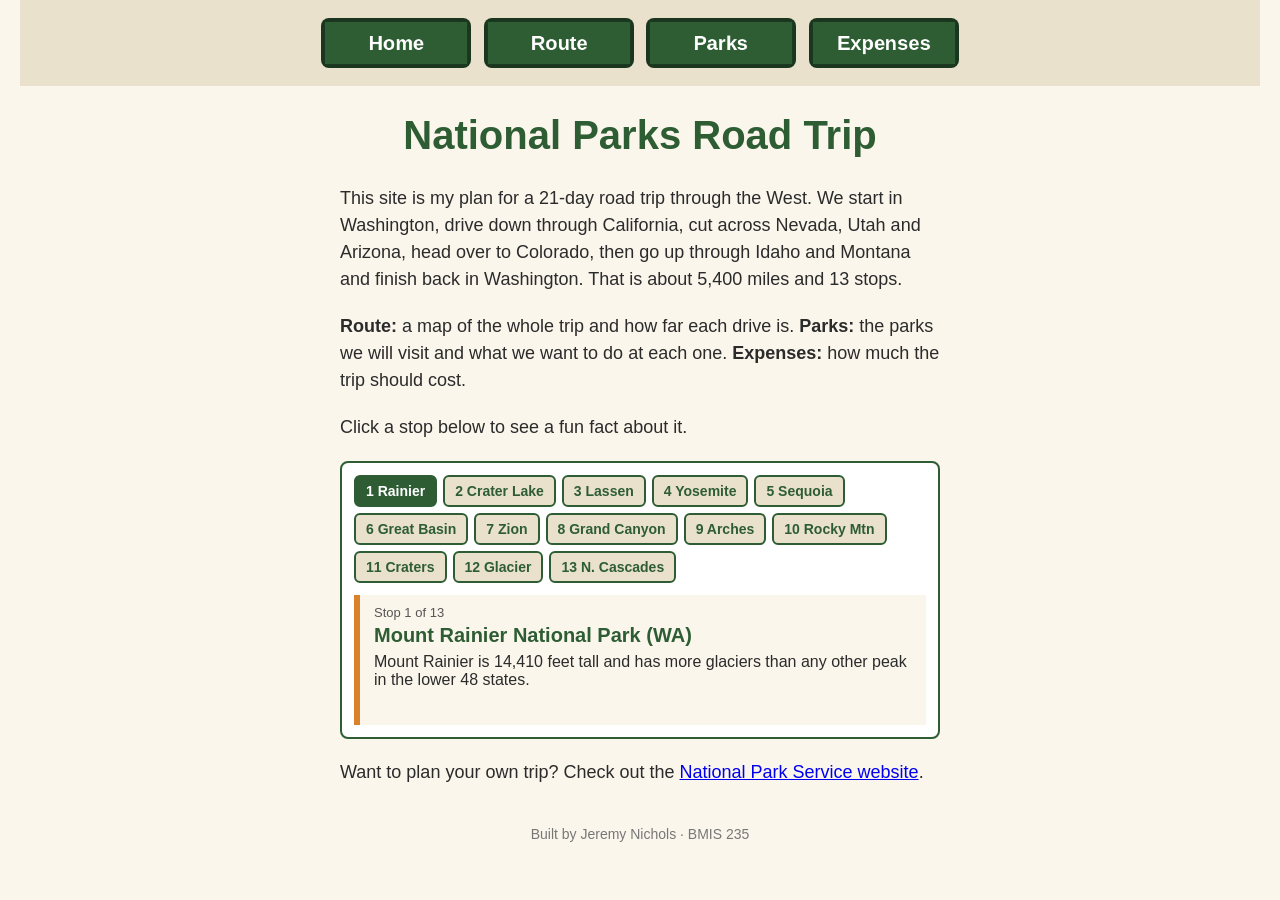
<file: index.html>
<!DOCTYPE html>
<!--
  Author: YOUR NAME
  GU username: YOUR-GU-USERNAME
  Course: BMIS 235 - HTML-3
-->
<html lang="en">
<head>
<meta charset="utf-8">
<meta name="author" content="YOUR NAME">
<title>National Parks Road Trip</title>

<!-- this one line connects the page to the stylesheet -->
<link rel="stylesheet" href="styles.css">
</head>
<body>

<!-- ===== MENU ============================================================
     The menu is four links. Each link wraps an image instead of words.
     Build it once on this page, check that every link works,
     then copy the whole <nav> block and paste it over the menu on the
     other three pages, so every page has the exact same menu.
     ===================================================================== -->
<nav>
    <a href="index.html"><img src="img/home.png" alt="Home"></a>
    <a href="route.html"><img src="img/route.png" alt="Route"></a>
    <a href="parks.html"><img src="img/parks.png" alt="Parks"></a>
    <a href="expenses.html"><img src="img/expenses.png" alt="Expenses"></a>
</nav>

<h1>National Parks Road Trip</h1>
<p>This site is my plan for a 21-day road trip through the West. We start in Washington, drive down through California, cut across Nevada, Utah and Arizona, head over to Colorado, then go up through Idaho and Montana and finish back in Washington. That is about 5,400 miles and 13 stops.</p>
<p><b>Route:</b> a map of the whole trip and how far each drive is. <b>Parks:</b> the parks we will visit and what we want to do at each one. <b>Expenses:</b> how much the trip should cost.</p>
<p>Click a stop below to see a fun fact about it.</p>

<!-- ===== SHOWCASE ======================================================
     This box is empty on purpose. In Part 7 you paste an interactive
     graphic BETWEEN the opening <div> and the closing </div> below.
     ===================================================================== -->
<div class="showcase">
<!-- HTML: a row of buttons (made by the script) and a box that shows the info -->
<div class="stop-buttons" id="stopButtons"></div>
<div class="stop-info" id="stopInfo"></div>

<!-- CSS: every rule starts with .showcase so it only changes this box -->
<style>
    .showcase {
        border: 2px solid #2e5d34;
        border-radius: 8px;
        background-color: #ffffff;
        padding: 12px;
        margin: 20px auto;
        max-width: 600px;
        box-sizing: border-box;
    }
    .showcase .stop-buttons {
        display: flex;
        flex-wrap: wrap;
        gap: 6px;
        margin-bottom: 12px;
    }
    .showcase .stop-btn {
        font-family: Arial, Helvetica, sans-serif;
        font-size: 14px;
        font-weight: bold;
        background-color: #e9e1cc;
        color: #2e5d34;
        border: 2px solid #2e5d34;
        border-radius: 6px;
        padding: 6px 10px;
        cursor: pointer;
    }
    .showcase .stop-btn:hover {
        background-color: #d9822b;
        color: #ffffff;
    }
    .showcase .stop-btn.active {
        background-color: #2e5d34;
        color: #ffffff;
    }
    .showcase .stop-info {
        min-height: 110px;
        background-color: #faf6ec;
        border-left: 6px solid #d9822b;
        padding: 10px 14px;
    }
    .showcase .stop-count {
        font-size: 13px;
        color: #555555;
    }
    .showcase .stop-name {
        font-size: 20px;
        font-weight: bold;
        color: #2e5d34;
        margin: 4px 0;
    }
    .showcase .stop-fact {
        font-size: 16px;
        margin: 6px 0 0 0;
    }
</style>

<!-- JavaScript: builds the buttons and changes the info box when you click one -->
<script>
    var stops = [
        { num: 1, short: "Rainier", name: "Mount Rainier National Park (WA)",
          fact: "Mount Rainier is 14,410 feet tall and has more glaciers than any other peak in the lower 48 states." },
        { num: 2, short: "Crater Lake", name: "Crater Lake National Park (OR)",
          fact: "At 1,943 feet deep, Crater Lake is the deepest lake in the United States." },
        { num: 3, short: "Lassen", name: "Lassen Volcanic National Park (CA)",
          fact: "Lassen is one of the only places in the world that has all four types of volcanoes." },
        { num: 4, short: "Yosemite", name: "Yosemite National Park (CA)",
          fact: "Yosemite Falls drops 2,425 feet, one of the tallest waterfalls in North America." },
        { num: 5, short: "Sequoia", name: "Sequoia & Kings Canyon National Parks (CA)",
          fact: "The General Sherman Tree is the largest tree on Earth by volume." },
        { num: 6, short: "Great Basin", name: "Great Basin National Park (NV)",
          fact: "Great Basin has bristlecone pine trees that are more than 3,000 years old." },
        { num: 7, short: "Zion", name: "Zion National Park (UT)",
          fact: "Zion Canyon is about 15 miles long and up to half a mile deep." },
        { num: 8, short: "Grand Canyon", name: "Grand Canyon National Park (AZ)",
          fact: "The Grand Canyon is 277 miles long and over a mile deep." },
        { num: 9, short: "Arches", name: "Arches National Park (UT)",
          fact: "Arches has more than 2,000 natural stone arches." },
        { num: 10, short: "Rocky Mtn", name: "Rocky Mountain National Park (CO)",
          fact: "Trail Ridge Road climbs to over 12,000 feet, so we will be driving above the treeline." },
        { num: 11, short: "Craters", name: "Craters of the Moon National Monument (ID)",
          fact: "Astronauts trained here in 1969 because the lava fields look like the moon." },
        { num: 12, short: "Glacier", name: "Glacier National Park (MT)",
          fact: "Glacier has more than 700 miles of hiking trails." },
        { num: 13, short: "N. Cascades", name: "North Cascades National Park (WA)",
          fact: "North Cascades has more than 300 glaciers." }
    ];

    var buttonBox = document.getElementById("stopButtons");
    var infoBox = document.getElementById("stopInfo");

    function showStop(index) {
        var s = stops[index];
        var buttons = buttonBox.getElementsByTagName("button");
        for (var i = 0; i < buttons.length; i++) {
            buttons[i].className = "stop-btn";
        }
        buttons[index].className = "stop-btn active";

        infoBox.innerHTML = "";
        var count = document.createElement("div");
        count.className = "stop-count";
        count.textContent = "Stop " + s.num + " of 13";
        var name = document.createElement("div");
        name.className = "stop-name";
        name.textContent = s.name;
        var fact = document.createElement("div");
        fact.className = "stop-fact";
        fact.textContent = s.fact;
        infoBox.appendChild(count);
        infoBox.appendChild(name);
        infoBox.appendChild(fact);
    }

    for (var i = 0; i < stops.length; i++) {
        var btn = document.createElement("button");
        btn.className = "stop-btn";
        btn.textContent = stops[i].num + " " + stops[i].short;
        btn.setAttribute("data-index", i);
        btn.onclick = function () {
            showStop(Number(this.getAttribute("data-index")));
        };
        buttonBox.appendChild(btn);
    }

    showStop(0);
</script>
</div>

<p>Want to plan your own trip? Check out the <a href="https://www.nps.gov">National Park Service website</a>.
<!-- Footer: fill in your name -->
<footer>Built by Jeremy Nichols &middot; BMIS 235</footer>

</body>
</html>
</file>
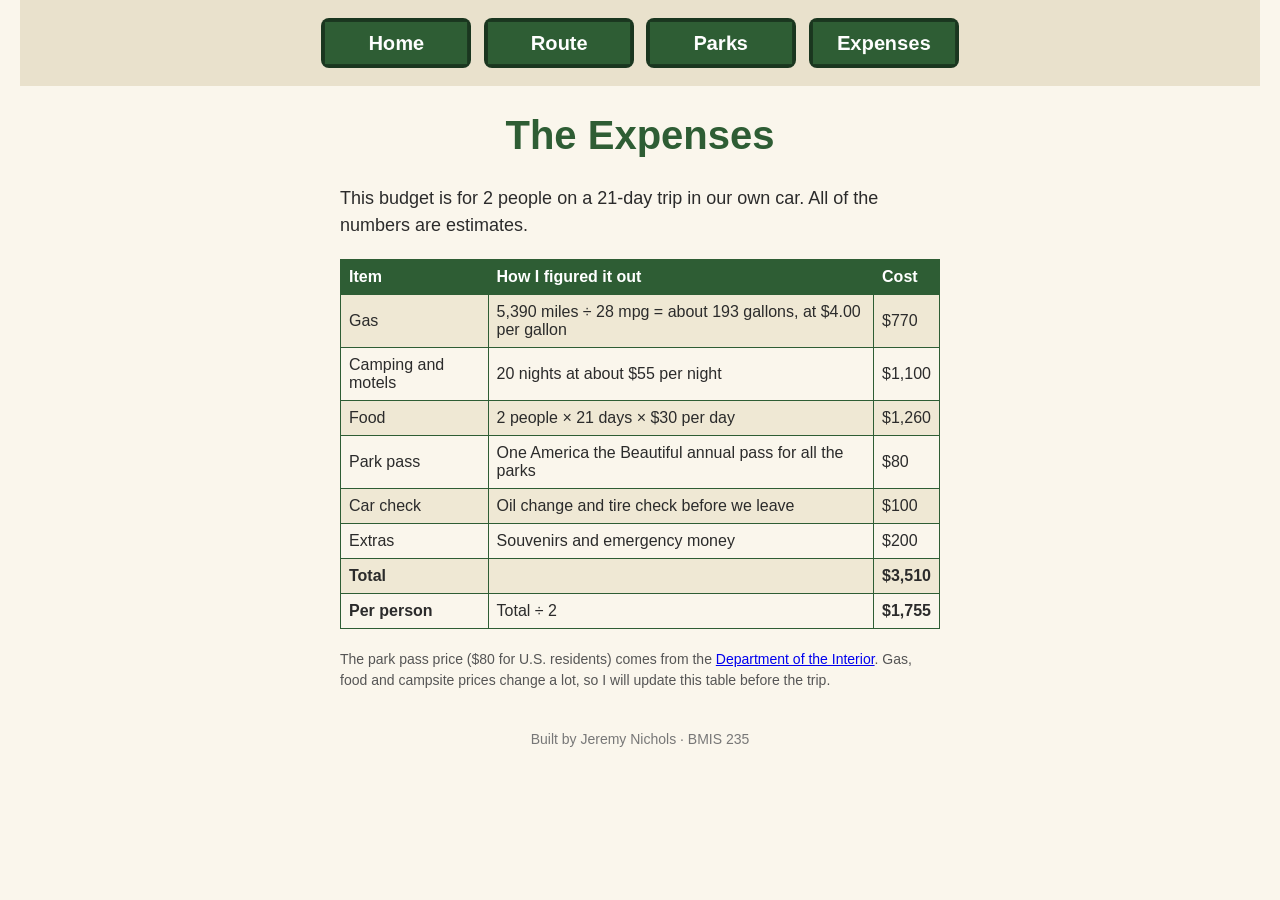
<file: expenses.html>
<!DOCTYPE html>
<!--
  Author: YOUR NAME
  GU username: YOUR-GU-USERNAME
  Course: BMIS 235 - HTML-3
-->
<html lang="en">
<head>
<meta charset="utf-8">
<meta name="author" content="YOUR NAME">
<title>Expenses</title>

<!-- this one line connects the page to the stylesheet -->
<link rel="stylesheet" href="styles.css">
</head>
<body>

<!-- ===== MENU ============================================================
     The menu is four links. Each link wraps an image instead of words.
     Build it once on this page, check that every link works,
     then copy the whole <nav> block and paste it over the menu on the
     other three pages, so every page has the exact same menu.
     ===================================================================== -->
<nav>
    <a href="index.html"><img src="img/home.png" alt="Home"></a>
    <a href="route.html"><img src="img/route.png" alt="Route"></a>
    <a href="parks.html"><img src="img/parks.png" alt="Parks"></a>
    <a href="expenses.html"><img src="img/expenses.png" alt="Expenses"></a>
</nav>

<h1>The Expenses</h1>
<p>This budget is for 2 people on a 21-day trip in our own car. All of the numbers are estimates.</p>

<table>
    <tr>
        <th>Item</th>
        <th>How I figured it out</th>
        <th>Cost</th>
    </tr>
    <tr><td>Gas</td><td>5,390 miles ÷ 28 mpg = about 193 gallons, at $4.00 per gallon</td><td>$770</td></tr>
    <tr><td>Camping and motels</td><td>20 nights at about $55 per night</td><td>$1,100</td></tr>
    <tr><td>Food</td><td>2 people × 21 days × $30 per day</td><td>$1,260</td></tr>
    <tr><td>Park pass</td><td>One America the Beautiful annual pass for all the parks</td><td>$80</td></tr>
    <tr><td>Car check</td><td>Oil change and tire check before we leave</td><td>$100</td></tr>
    <tr><td>Extras</td><td>Souvenirs and emergency money</td><td>$200</td></tr>
    <tr><td><b>Total</b></td><td></td><td><b>$3,510</b></td></tr>
    <tr><td><b>Per person</b></td><td>Total ÷ 2</td><td><b>$1,755</b></td></tr>
</table>

<p class="note">The park pass price ($80 for U.S. residents) comes from the <a href="https://www.doi.gov/node/64056">Department of the Interior</a>. Gas, food and campsite prices change a lot, so I will update this table before the trip.</p>

<!-- Footer: fill in your name -->
<footer>Built by Jeremy Nichols &middot; BMIS 235</footer>

</body>
</html>
</file>
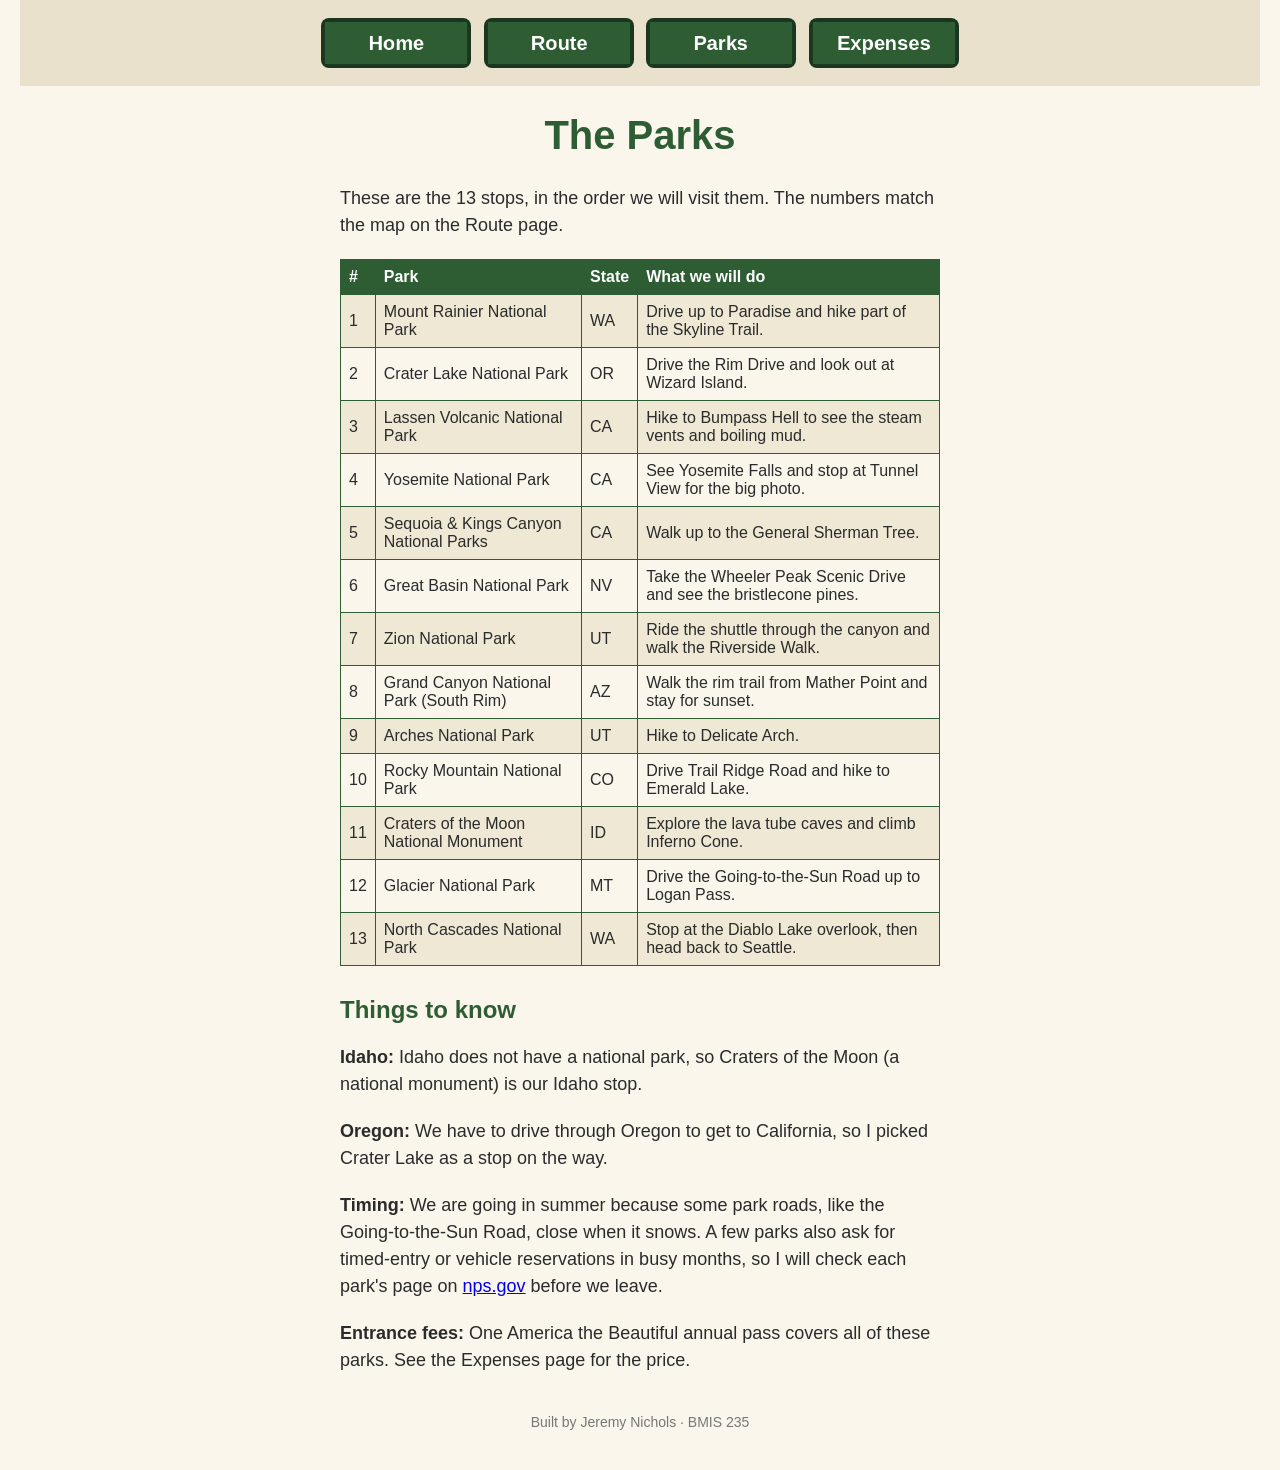
<file: parks.html>
<!DOCTYPE html>
<!--
  Author: YOUR NAME
  GU username: YOUR-GU-USERNAME
  Course: BMIS 235 - HTML-3
-->
<html lang="en">
<head>
<meta charset="utf-8">
<meta name="author" content="YOUR NAME">
<title>Parks</title>

<!-- this one line connects the page to the stylesheet -->
<link rel="stylesheet" href="styles.css">
</head>
<body>

<!-- ===== MENU ============================================================
     The menu is four links. Each link wraps an image instead of words.
     Build it once on this page, check that every link works,
     then copy the whole <nav> block and paste it over the menu on the
     other three pages, so every page has the exact same menu.
     ===================================================================== -->
<nav>
    <a href="index.html"><img src="img/home.png" alt="Home"></a>
    <a href="route.html"><img src="img/route.png" alt="Route"></a>
    <a href="parks.html"><img src="img/parks.png" alt="Parks"></a>
    <a href="expenses.html"><img src="img/expenses.png" alt="Expenses"></a>
</nav>

<h1>The Parks</h1>
<p>These are the 13 stops, in the order we will visit them. The numbers match the map on the Route page.</p>

<table>
    <tr>
        <th>#</th>
        <th>Park</th>
        <th>State</th>
        <th>What we will do</th>
    </tr>
    <tr><td>1</td><td>Mount Rainier National Park</td><td>WA</td><td>Drive up to Paradise and hike part of the Skyline Trail.</td></tr>
    <tr><td>2</td><td>Crater Lake National Park</td><td>OR</td><td>Drive the Rim Drive and look out at Wizard Island.</td></tr>
    <tr><td>3</td><td>Lassen Volcanic National Park</td><td>CA</td><td>Hike to Bumpass Hell to see the steam vents and boiling mud.</td></tr>
    <tr><td>4</td><td>Yosemite National Park</td><td>CA</td><td>See Yosemite Falls and stop at Tunnel View for the big photo.</td></tr>
    <tr><td>5</td><td>Sequoia &amp; Kings Canyon National Parks</td><td>CA</td><td>Walk up to the General Sherman Tree.</td></tr>
    <tr><td>6</td><td>Great Basin National Park</td><td>NV</td><td>Take the Wheeler Peak Scenic Drive and see the bristlecone pines.</td></tr>
    <tr><td>7</td><td>Zion National Park</td><td>UT</td><td>Ride the shuttle through the canyon and walk the Riverside Walk.</td></tr>
    <tr><td>8</td><td>Grand Canyon National Park (South Rim)</td><td>AZ</td><td>Walk the rim trail from Mather Point and stay for sunset.</td></tr>
    <tr><td>9</td><td>Arches National Park</td><td>UT</td><td>Hike to Delicate Arch.</td></tr>
    <tr><td>10</td><td>Rocky Mountain National Park</td><td>CO</td><td>Drive Trail Ridge Road and hike to Emerald Lake.</td></tr>
    <tr><td>11</td><td>Craters of the Moon National Monument</td><td>ID</td><td>Explore the lava tube caves and climb Inferno Cone.</td></tr>
    <tr><td>12</td><td>Glacier National Park</td><td>MT</td><td>Drive the Going-to-the-Sun Road up to Logan Pass.</td></tr>
    <tr><td>13</td><td>North Cascades National Park</td><td>WA</td><td>Stop at the Diablo Lake overlook, then head back to Seattle.</td></tr>
</table>

<h2>Things to know</h2>
<p><b>Idaho:</b> Idaho does not have a national park, so Craters of the Moon (a national monument) is our Idaho stop.</p>
<p><b>Oregon:</b> We have to drive through Oregon to get to California, so I picked Crater Lake as a stop on the way.</p>
<p><b>Timing:</b> We are going in summer because some park roads, like the Going-to-the-Sun Road, close when it snows. A few parks also ask for timed-entry or vehicle reservations in busy months, so I will check each park's page on <a href="https://www.nps.gov">nps.gov</a> before we leave.</p>
<p><b>Entrance fees:</b> One America the Beautiful annual pass covers all of these parks. See the Expenses page for the price.</p>

<!-- Footer: fill in your name -->
<footer>Built by Jeremy Nichols &middot; BMIS 235</footer>

</body>
</html>
</file>
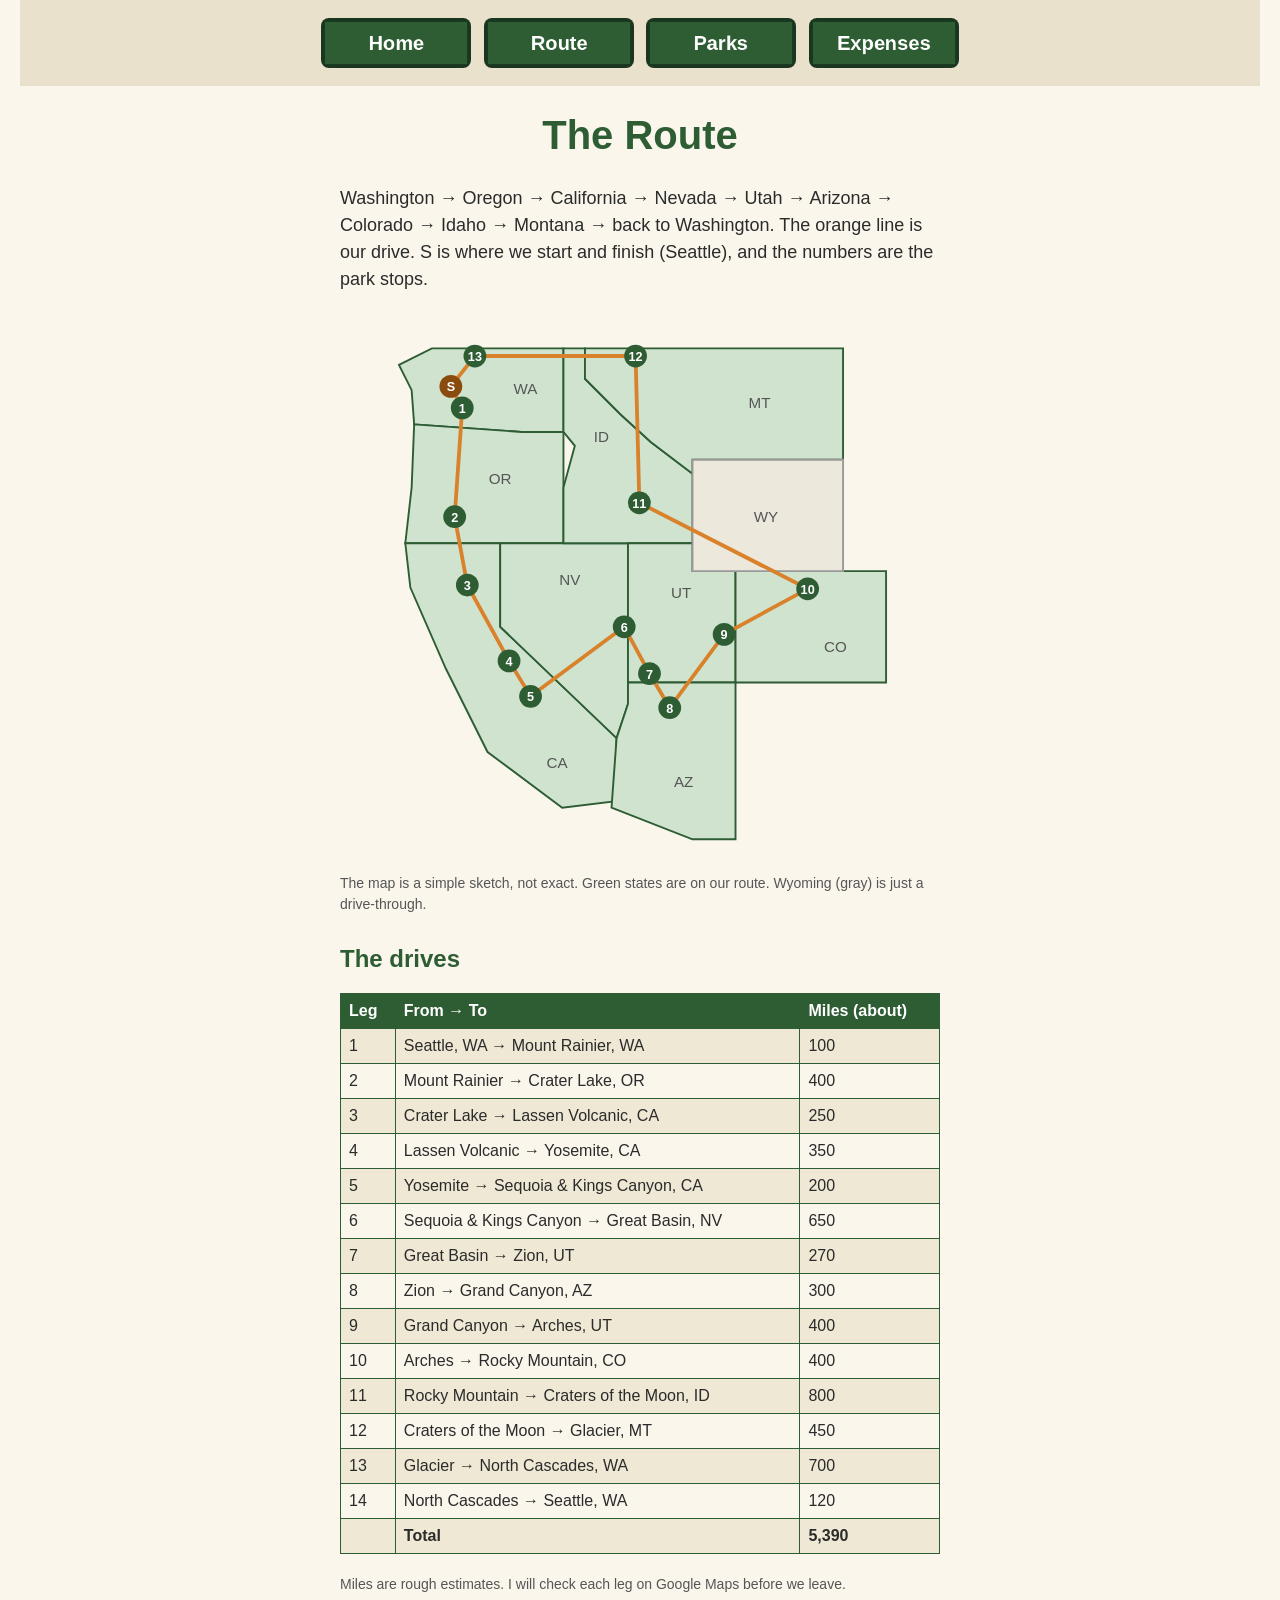
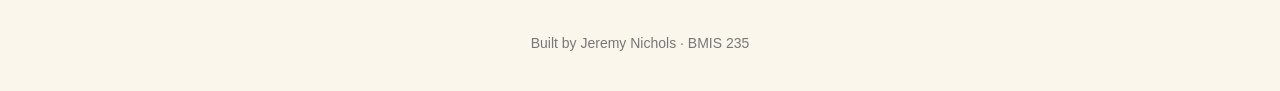
<file: route.html>
<!DOCTYPE html>
<!--
  Author: YOUR NAME
  GU username: YOUR-GU-USERNAME
  Course: BMIS 235 - HTML-3
-->
<html lang="en">
<head>
<meta charset="utf-8">
<meta name="author" content="YOUR NAME">
<title>Route</title>

<!-- this one line connects the page to the stylesheet -->
<link rel="stylesheet" href="styles.css">
</head>
<body>

<!-- ===== MENU ============================================================
     The menu is four links. Each link wraps an image instead of words.
     Build it once on this page, check that every link works,
     then copy the whole <nav> block and paste it over the menu on the
     other three pages, so every page has the exact same menu.
     ===================================================================== -->
<nav>
    <a href="index.html"><img src="img/home.png" alt="Home"></a>
    <a href="route.html"><img src="img/route.png" alt="Route"></a>
    <a href="parks.html"><img src="img/parks.png" alt="Parks"></a>
    <a href="expenses.html"><img src="img/expenses.png" alt="Expenses"></a>
</nav>

<h1>The Route</h1>
<p>Washington → Oregon → California → Nevada → Utah → Arizona → Colorado → Idaho → Montana → back to Washington. The orange line is our drive. S is where we start and finish (Seattle), and the numbers are the park stops.</p>

<!-- Simple map: each state is a plain shape, the orange line is the route -->
<svg class="map" viewBox="0 0 411 427" xmlns="http://www.w3.org/2000/svg" role="img" aria-label="Map of the road trip route through the western United States">
    <!-- states on our route -->
    <g fill="#cfe3cf" stroke="#2e5d34" stroke-width="1.5">
        <polygon points="15,41 41,28 145,28 145,94 112,94 27,88 25,61"/>
        <polygon points="27,88 112,94 145,94 145,182 20,182 25,138"/>
        <polygon points="20,182 95,182 95,248 187,336 185,386 144,391 85,347 52,281 24,217"/>
        <polygon points="95,182 196,182 196,309 187,336 95,248"/>
        <polygon points="145,28 162,28 162,52 190,80 214,102 247,127 247,182 145,182 145,138 154,105 145,94"/>
        <polygon points="162,28 366,28 366,116 247,116 247,127 214,102 190,80 162,52"/>
        <polygon points="196,182 247,182 247,204 281,204 281,292 196,292"/>
        <polygon points="281,204 400,204 400,292 281,292"/>
        <polygon points="196,292 281,292 281,416 247,416 183,391 187,336 196,309"/>
    </g>
    <!-- Wyoming: we do not stop there -->
    <polygon points="247,116 366,116 366,204 247,204" fill="#ece8dc" stroke="#999999" stroke-width="1.5"/>

    <!-- state names -->
    <g font-family="Arial, Helvetica, sans-serif" font-size="12" fill="#555555" text-anchor="middle">
        <text x="115" y="64">WA</text>
        <text x="95" y="135">OR</text>
        <text x="140" y="360">CA</text>
        <text x="150" y="215">NV</text>
        <text x="175" y="102">ID</text>
        <text x="300" y="75">MT</text>
        <text x="305" y="165">WY</text>
        <text x="238" y="225">UT</text>
        <text x="360" y="268">CO</text>
        <text x="240" y="375">AZ</text>
    </g>

    <!-- the route: Seattle, then stops 1 through 13, then back to Seattle -->
    <polyline points="56,58 65,75 59,161 69,215 102,275 119,303 193,248 213,285 229,312 272,254 338,218 205,150 202,34 75,34 56,58"
              fill="none" stroke="#d9822b" stroke-width="3" stroke-linejoin="round"/>

    <!-- stops -->
    <g font-family="Arial, Helvetica, sans-serif" font-size="10" font-weight="bold" fill="#ffffff" text-anchor="middle">
        <circle cx="56" cy="58" r="9" fill="#8a4b0f"/><text x="56" y="62">S</text>
        <circle cx="65" cy="75" r="9" fill="#2e5d34"/><text x="65" y="79">1</text>
        <circle cx="59" cy="161" r="9" fill="#2e5d34"/><text x="59" y="165">2</text>
        <circle cx="69" cy="215" r="9" fill="#2e5d34"/><text x="69" y="219">3</text>
        <circle cx="102" cy="275" r="9" fill="#2e5d34"/><text x="102" y="279">4</text>
        <circle cx="119" cy="303" r="9" fill="#2e5d34"/><text x="119" y="307">5</text>
        <circle cx="193" cy="248" r="9" fill="#2e5d34"/><text x="193" y="252">6</text>
        <circle cx="213" cy="285" r="9" fill="#2e5d34"/><text x="213" y="289">7</text>
        <circle cx="229" cy="312" r="9" fill="#2e5d34"/><text x="229" y="316">8</text>
        <circle cx="272" cy="254" r="9" fill="#2e5d34"/><text x="272" y="258">9</text>
        <circle cx="338" cy="218" r="9" fill="#2e5d34"/><text x="338" y="222">10</text>
        <circle cx="205" cy="150" r="9" fill="#2e5d34"/><text x="205" y="154">11</text>
        <circle cx="202" cy="34" r="9" fill="#2e5d34"/><text x="202" y="38">12</text>
        <circle cx="75" cy="34" r="9" fill="#2e5d34"/><text x="75" y="38">13</text>
    </g>
</svg>
<p class="note">The map is a simple sketch, not exact. Green states are on our route. Wyoming (gray) is just a drive-through.</p>

<h2>The drives</h2>
<table>
    <tr>
        <th>Leg</th>
        <th>From → To</th>
        <th>Miles (about)</th>
    </tr>
    <tr><td>1</td><td>Seattle, WA → Mount Rainier, WA</td><td>100</td></tr>
    <tr><td>2</td><td>Mount Rainier → Crater Lake, OR</td><td>400</td></tr>
    <tr><td>3</td><td>Crater Lake → Lassen Volcanic, CA</td><td>250</td></tr>
    <tr><td>4</td><td>Lassen Volcanic → Yosemite, CA</td><td>350</td></tr>
    <tr><td>5</td><td>Yosemite → Sequoia &amp; Kings Canyon, CA</td><td>200</td></tr>
    <tr><td>6</td><td>Sequoia &amp; Kings Canyon → Great Basin, NV</td><td>650</td></tr>
    <tr><td>7</td><td>Great Basin → Zion, UT</td><td>270</td></tr>
    <tr><td>8</td><td>Zion → Grand Canyon, AZ</td><td>300</td></tr>
    <tr><td>9</td><td>Grand Canyon → Arches, UT</td><td>400</td></tr>
    <tr><td>10</td><td>Arches → Rocky Mountain, CO</td><td>400</td></tr>
    <tr><td>11</td><td>Rocky Mountain → Craters of the Moon, ID</td><td>800</td></tr>
    <tr><td>12</td><td>Craters of the Moon → Glacier, MT</td><td>450</td></tr>
    <tr><td>13</td><td>Glacier → North Cascades, WA</td><td>700</td></tr>
    <tr><td>14</td><td>North Cascades → Seattle, WA</td><td>120</td></tr>
    <tr><td></td><td><b>Total</b></td><td><b>5,390</b></td></tr>
</table>
<p class="note">Miles are rough estimates. I will check each leg on Google Maps before we leave.</p>

<!-- Footer: fill in your name -->
<footer>Built by Jeremy Nichols &middot; BMIS 235</footer>

</body>
</html>
</file>
<file: styles.css>
/* =====================================================================
   styles.css  ·  NATIONAL PARKS ROAD TRIP
   ---------------------------------------------------------------------
   This one file is your brand guide. Every page that links to it gets
   the same font, the same colors and the same spacing.
   Change a color here once, and every page changes.

   Brand: font = Arial, main color = #2e5d34 (forest green),
          accent color = #d9822b (orange)
   These match the Excel menu images.
   ===================================================================== */

body {
    font-family: Arial, Helvetica, sans-serif;
    background-color: #faf6ec;
    color: #2b2b2b;
    margin: 0;
    padding: 0 20px 40px 20px;
}

/* the menu at the top of every page */
nav {
    background-color: #e9e1cc;
    padding: 14px;
    text-align: center;
}

/* every image inside the menu is forced to the same height.
   If your images still look different sizes, their WIDTHS are
   different: go back to Excel and make every cell the same size. */
nav img {
    height: 50px;
    margin: 4px;
    vertical-align: middle;
}

/* no underline or border around the image links */
nav a {
    text-decoration: none;
}

h1 {
    color: #2e5d34;
    text-align: center;
    font-size: 40px;
}

p {
    max-width: 600px;
    margin: 20px auto;
    font-size: 18px;
    line-height: 1.5;
}

footer {
    text-align: center;
    font-size: 14px;
    color: #777777;
    margin-top: 40px;
}

/* ---------------------------------------------------------------------
   Styles my content needs (tables, map, small notes)
   --------------------------------------------------------------------- */

h2 {
    color: #2e5d34;
    max-width: 600px;
    margin: 30px auto 0 auto;
}

table {
    border-collapse: collapse;
    width: 100%;
    max-width: 600px;
    margin: 20px auto;
}

th {
    background-color: #2e5d34;
    color: white;
    text-align: left;
}

th, td {
    border: 1px solid #2e5d34;
    padding: 8px;
}

.map {
    display: block;
    width: 100%;
    max-width: 520px;
    margin: 20px auto;
}

p.note {
    font-size: 14px;
    color: #555555;
}

/* ---------------------------------------------------------------------
   NEW STYLE 1: rounded menu buttons that fade when you hover
   --------------------------------------------------------------------- */
nav img {
    border-radius: 8px;
}

nav a:hover img {
    opacity: 0.75;
}

/* ---------------------------------------------------------------------
   NEW STYLE 2: links turn orange on hover
   --------------------------------------------------------------------- */
a:hover {
    color: #d9822b;
}

/* ---------------------------------------------------------------------
   NEW STYLE 3: striped table rows
   --------------------------------------------------------------------- */
tr:nth-child(even) td {
    background-color: #efe8d4;
}
</file>
